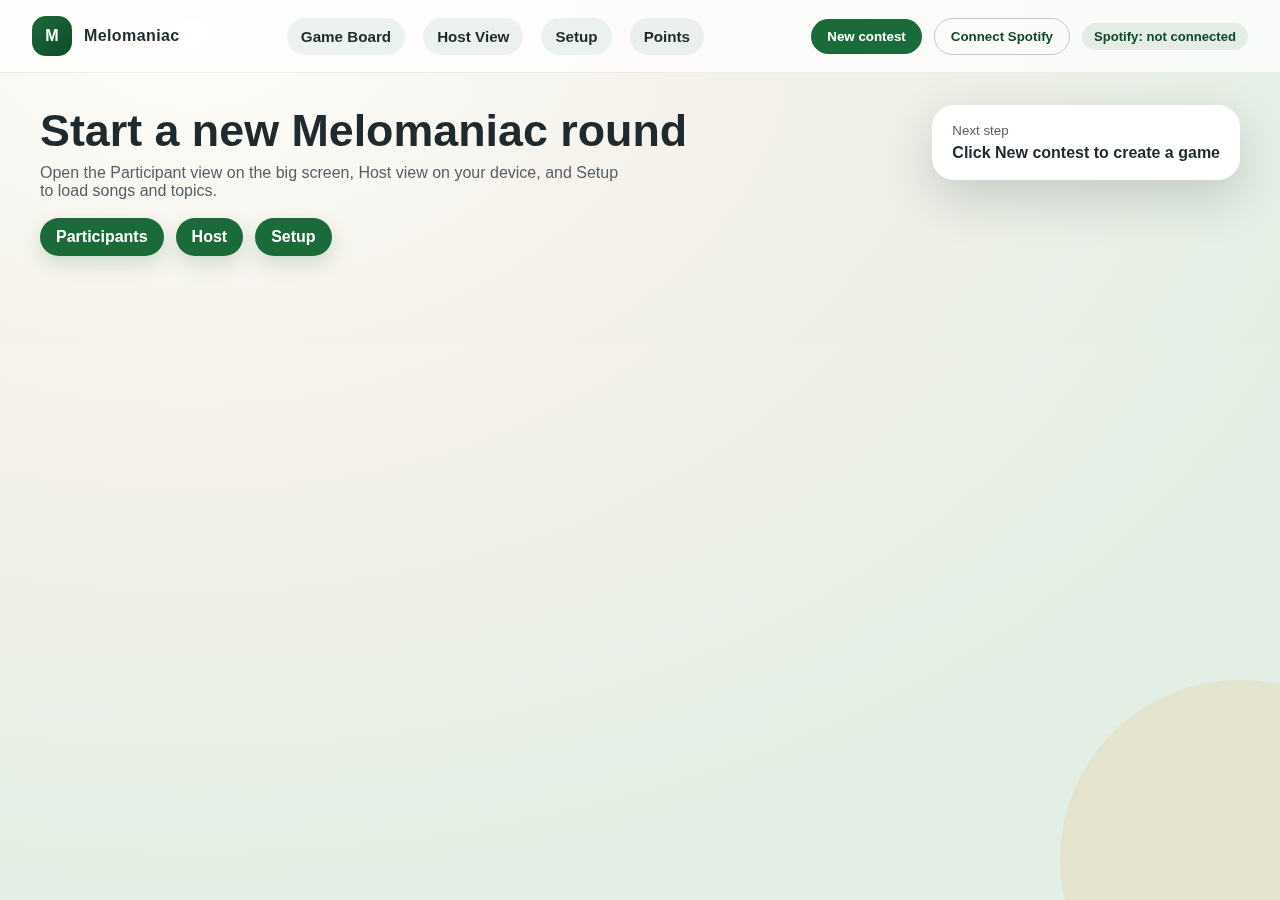
<file: index.html>
<!doctype html>
<html lang="en">
  <head>
    <meta charset="utf-8" />
    <meta name="viewport" content="width=device-width, initial-scale=1" />
    <title>Melomaniac | Launch</title>
    <link rel="stylesheet" href="styles.css" />
  </head>
  <body data-view="participant">
    <header>
      <nav class="nav">
        <div class="brand">
          <div class="brand-badge">M</div>
          <span>Melomaniac</span>
        </div>
        <div class="nav-links">
          <a href="participant.html">Game Board</a>
          <a href="host.html">Host View</a>
          <a href="setup.html">Setup</a>
          <a href="points.html">Points</a>
        </div>
        <div class="nav-actions">
          <button id="new-contest">New contest</button>
          <button id="spotify-connect" class="ghost">Connect Spotify</button>
          <span id="spotify-status" class="pill">Spotify: not connected</span>
        </div>
      </nav>
    </header>

    <main>
      <section class="hero">
        <div>
          <h1>Start a new Melomaniac round</h1>
          <p>
            Open the Participant view on the big screen, Host view on your device,
            and Setup to load songs and topics.
          </p>
          <div style="margin-top: 18px; display: flex; gap: 12px; flex-wrap: wrap;">
            <a class="button" href="participant.html">Participants</a>
            <a class="button" href="host.html">Host</a>
            <a class="button" href="setup.html">Setup</a>
          </div>
        </div>
        <div class="status-card">
          <small>Next step</small>
          <strong>Click New contest to create a game</strong>
        </div>
      </section>
    </main>

    <script src="spotify.js"></script>
    <script>
      document.querySelector("#new-contest").onclick = () => {
        const id = `mc_${Date.now().toString(36)}`;
        localStorage.setItem("melomaniac:lastContest", id);
        window.location.href = `setup.html?contest=${id}`;
      };
      const spotifyConnect = document.querySelector("#spotify-connect");
      const spotifyStatus = document.querySelector("#spotify-status");
      if (spotifyConnect && spotifyStatus && window.MelomaniacSpotify) {
        spotifyConnect.onclick = () => window.MelomaniacSpotify.startAuth();
        window.MelomaniacSpotify.getAccessToken().then((token) => {
          spotifyStatus.textContent = token ? "Spotify: connected" : "Spotify: not connected";
        });
      }
    </script>
  </body>
</html>
</file>
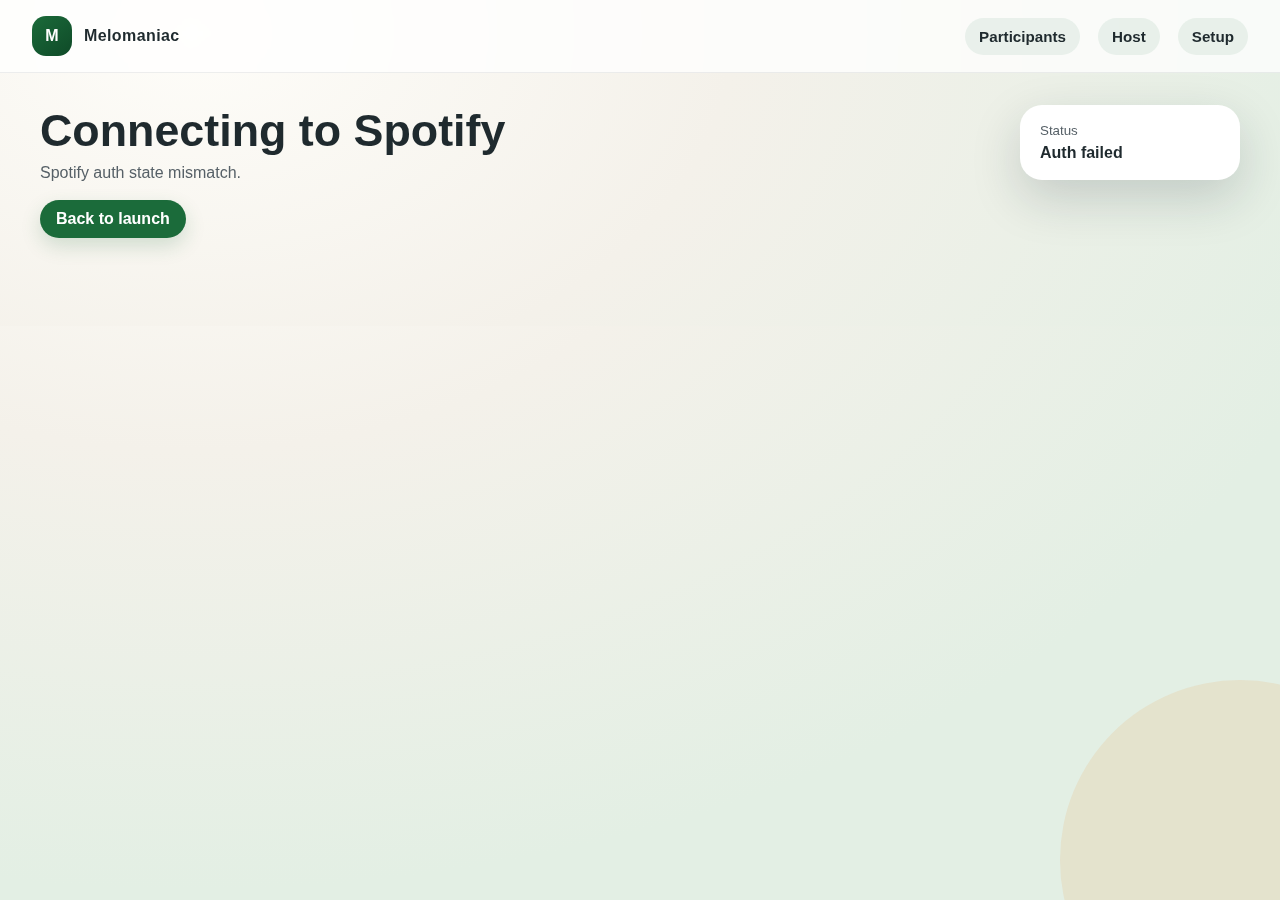
<file: auth.html>
<!doctype html>
<html lang="en">
  <head>
    <meta charset="utf-8" />
    <meta name="viewport" content="width=device-width, initial-scale=1" />
    <title>Melomaniac | Spotify Auth</title>
    <link rel="stylesheet" href="styles.css" />
  </head>
  <body data-view="auth">
    <header>
      <nav class="nav">
        <div class="brand">
          <div class="brand-badge">M</div>
          <span>Melomaniac</span>
        </div>
        <div class="nav-links">
          <a href="participant.html">Participants</a>
          <a href="host.html">Host</a>
          <a href="setup.html">Setup</a>
        </div>
      </nav>
    </header>

    <main>
      <section class="hero">
        <div>
          <h1>Connecting to Spotify</h1>
          <p id="auth-message" class="muted">
            We are finishing the secure login. This will only take a moment.
          </p>
          <div style="margin-top: 18px;">
            <a class="button" href="index.html">Back to launch</a>
          </div>
        </div>
        <div class="status-card">
          <small>Status</small>
          <strong id="auth-status">Working...</strong>
        </div>
      </section>
    </main>

    <script src="spotify.js"></script>
    <script>
      const status = document.querySelector("#auth-status");
      const message = document.querySelector("#auth-message");

      async function finishAuth() {
        try {
          const result = await window.MelomaniacSpotify.finishAuth();
          status.textContent = "Connected!";
          message.textContent = "Spotify access granted. Redirecting you back.";
          const redirectTo = result?.redirectTo || "host.html";
          setTimeout(() => {
            window.location.href = redirectTo;
          }, 600);
        } catch (err) {
          status.textContent = "Auth failed";
          message.textContent = err?.message || "Could not complete Spotify login.";
        }
      }

      finishAuth();
    </script>
  </body>
</html>
</file>
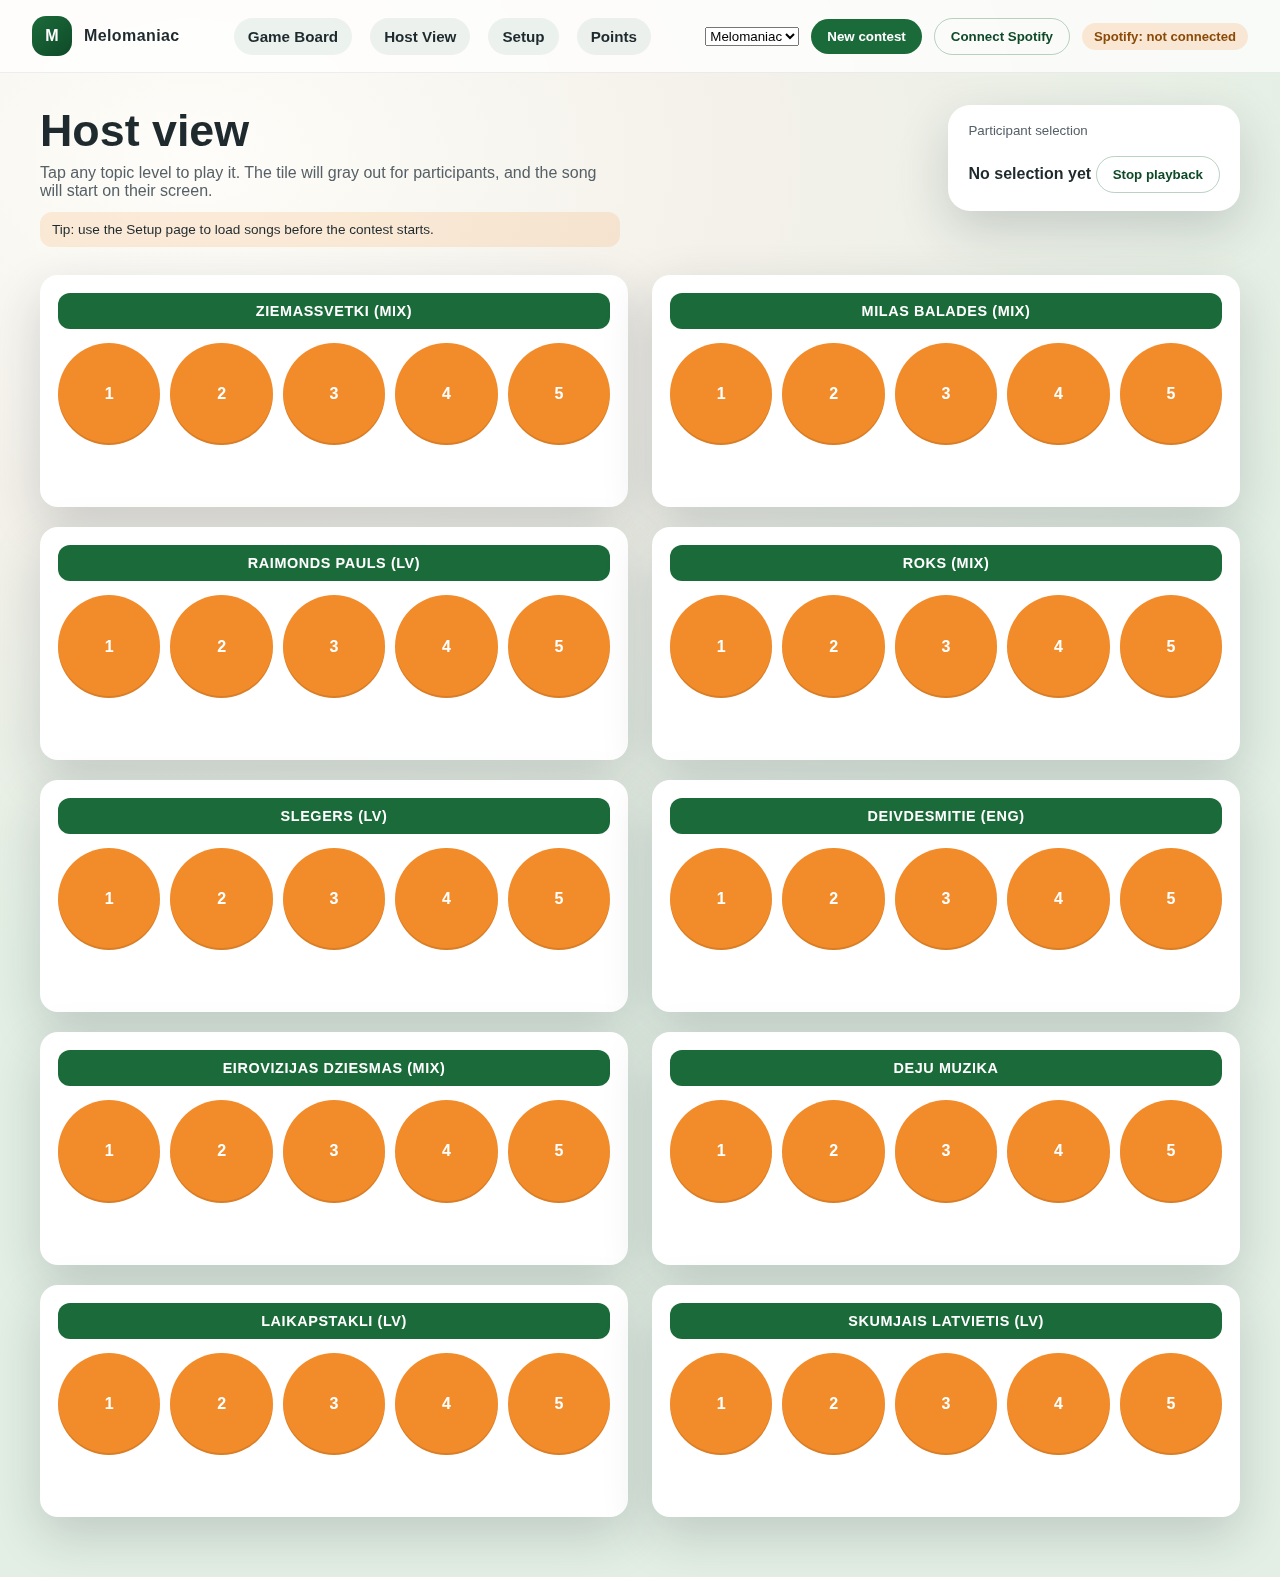
<file: host.html>
<!doctype html>
<html lang="en">
  <head>
    <meta charset="utf-8" />
    <meta name="viewport" content="width=device-width, initial-scale=1" />
    <title>Melomaniac | Host View</title>
    <link rel="stylesheet" href="styles.css" />
  </head>
  <body data-view="host">
    <header>
      <nav class="nav">
        <div class="brand">
          <div class="brand-badge">M</div>
          <span>Melomaniac</span>
        </div>
        <div class="nav-links">
          <a data-nav="participant">Game Board</a>
          <a data-nav="host">Host View</a>
          <a data-nav="setup">Setup</a>
          <a data-nav="points">Points</a>
        </div>
        <div class="nav-actions">
          <select id="contest-select"></select>
          <button id="new-contest">New contest</button>
          <button id="spotify-connect" class="ghost">Connect Spotify</button>
          <span id="spotify-status" class="pill">Spotify: not connected</span>
        </div>
      </nav>
    </header>

    <main>
      <section class="hero">
        <div>
          <h1>Host view</h1>
          <p>
            Tap any topic level to play it. The tile will gray out for participants,
            and the song will start on their screen.
          </p>
          <div class="alert" style="margin-top: 12px;">
            Tip: use the Setup page to load songs before the contest starts.
          </div>
        </div>
        <div class="status-card">
          <small>Participant selection</small>
          <strong id="host-status">No selection yet</strong>
          <button id="stop-play" class="ghost" style="margin-top: 12px;">Stop playback</button>
        </div>
      </section>

      <section id="board" class="board"></section>

      <audio id="host-audio" preload="auto"></audio>
    </main>

    <script src="spotify.js"></script>
    <script src="app.js"></script>
  </body>
</html>
</file>
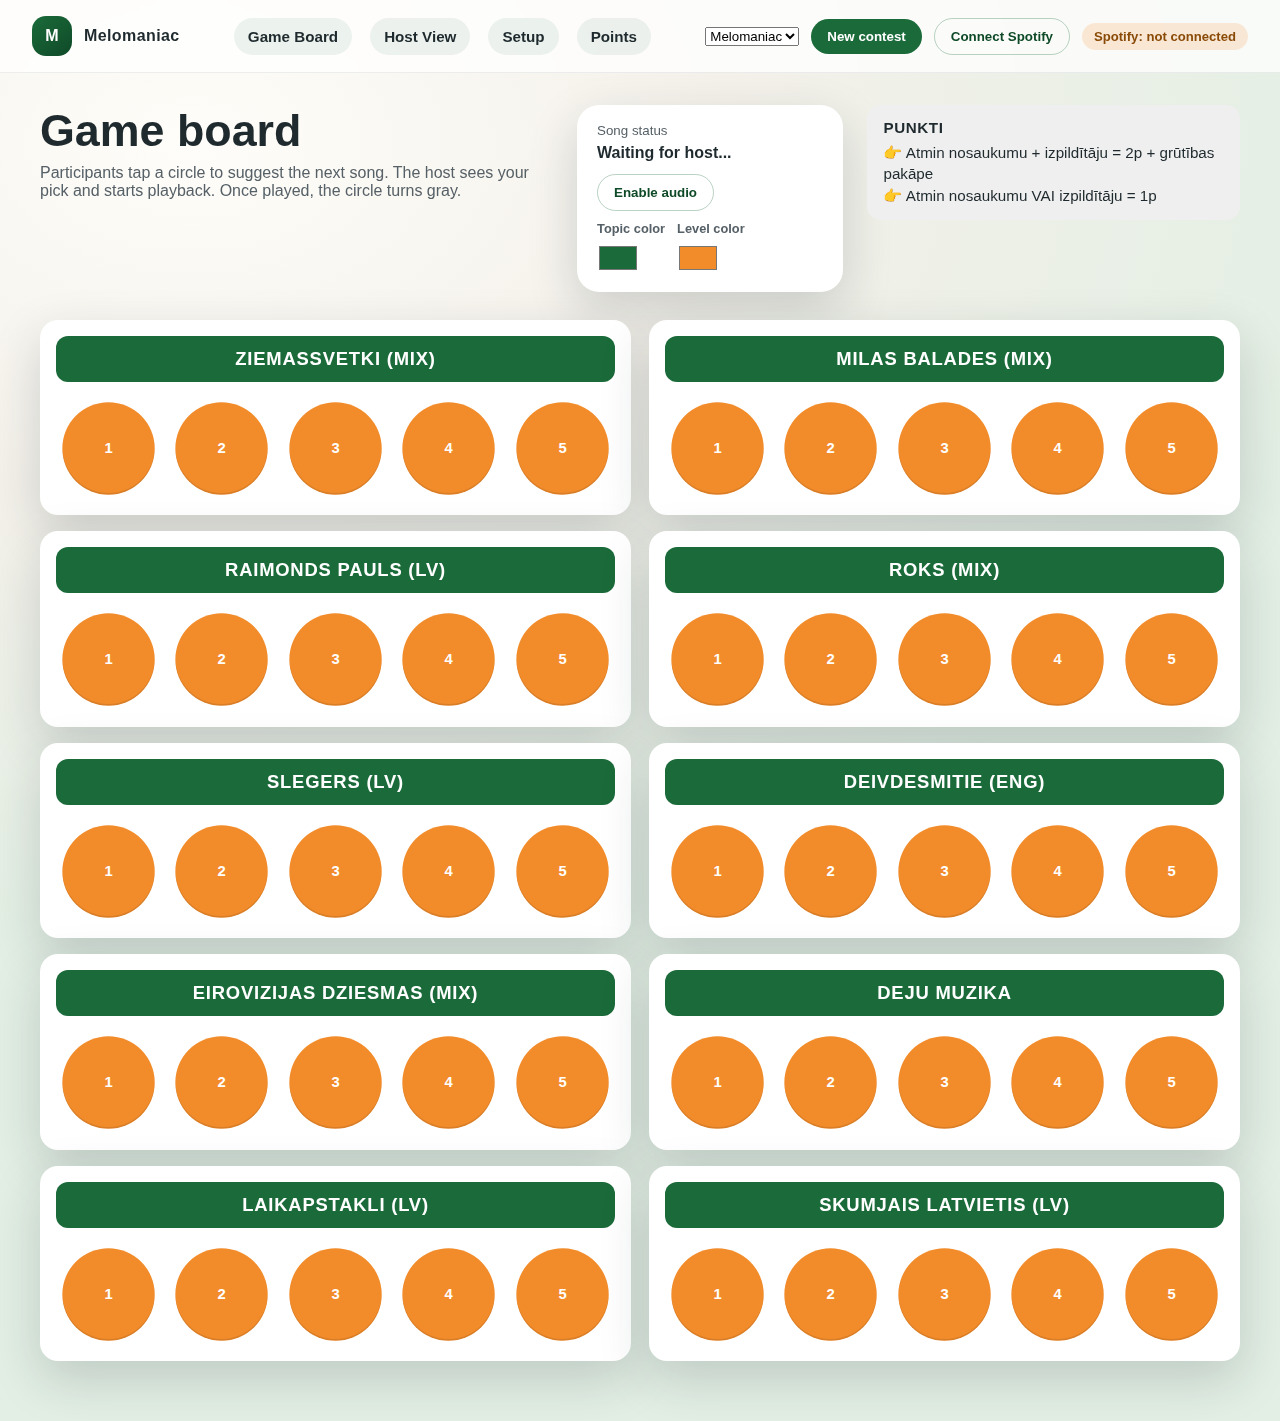
<file: participant.html>
<!doctype html>
<html lang="en">
  <head>
    <meta charset="utf-8" />
    <meta name="viewport" content="width=device-width, initial-scale=1" />
    <title>Melomaniac | Game Board</title>
    <link rel="stylesheet" href="styles.css" />
  </head>
  <body data-view="participant">
    <header>
      <nav class="nav">
        <div class="brand">
          <div class="brand-badge">M</div>
          <span>Melomaniac</span>
        </div>
        <div class="nav-links">
          <a data-nav="participant">Game Board</a>
          <a data-nav="host">Host View</a>
          <a data-nav="setup">Setup</a>
          <a data-nav="points">Points</a>
        </div>
        <div class="nav-actions">
          <select id="contest-select"></select>
          <button id="new-contest">New contest</button>
          <button id="spotify-connect" class="ghost">Connect Spotify</button>
          <span id="spotify-status" class="pill">Spotify: not connected</span>
        </div>
      </nav>
    </header>

    <main>
      <section class="hero">
        <div>
          <h1>Game board</h1>
          <p>
            Participants tap a circle to suggest the next song. The host sees your
            pick and starts playback. Once played, the circle turns gray.
          </p>
        </div>
        <div class="status-card">
          <small>Song status</small>
          <strong id="now-playing">Waiting for host...</strong>
          <button id="unlock-audio" class="ghost" style="margin-top: 12px;">Enable audio</button>
          <div class="color-controls">
            <label>
              Topic color
              <input id="topic-color" type="color" value="#1b6b3a" />
            </label>
            <label>
              Level color
              <input id="level-color" type="color" value="#f28c2b" />
            </label>
          </div>
        </div>
        <div class="rules-card">
          <h3>Punkti</h3>
          <p>👉 Atmin nosaukumu + izpildītāju = 2p + grūtības pakāpe</p>
          <p>👉 Atmin nosaukumu VAI izpildītāju = 1p</p>
        </div>
      </section>

      <section id="board" class="board"></section>

      <audio id="participant-audio" preload="auto"></audio>
    </main>

    <script src="spotify.js"></script>
    <script src="app.js"></script>
  </body>
</html>
</file>
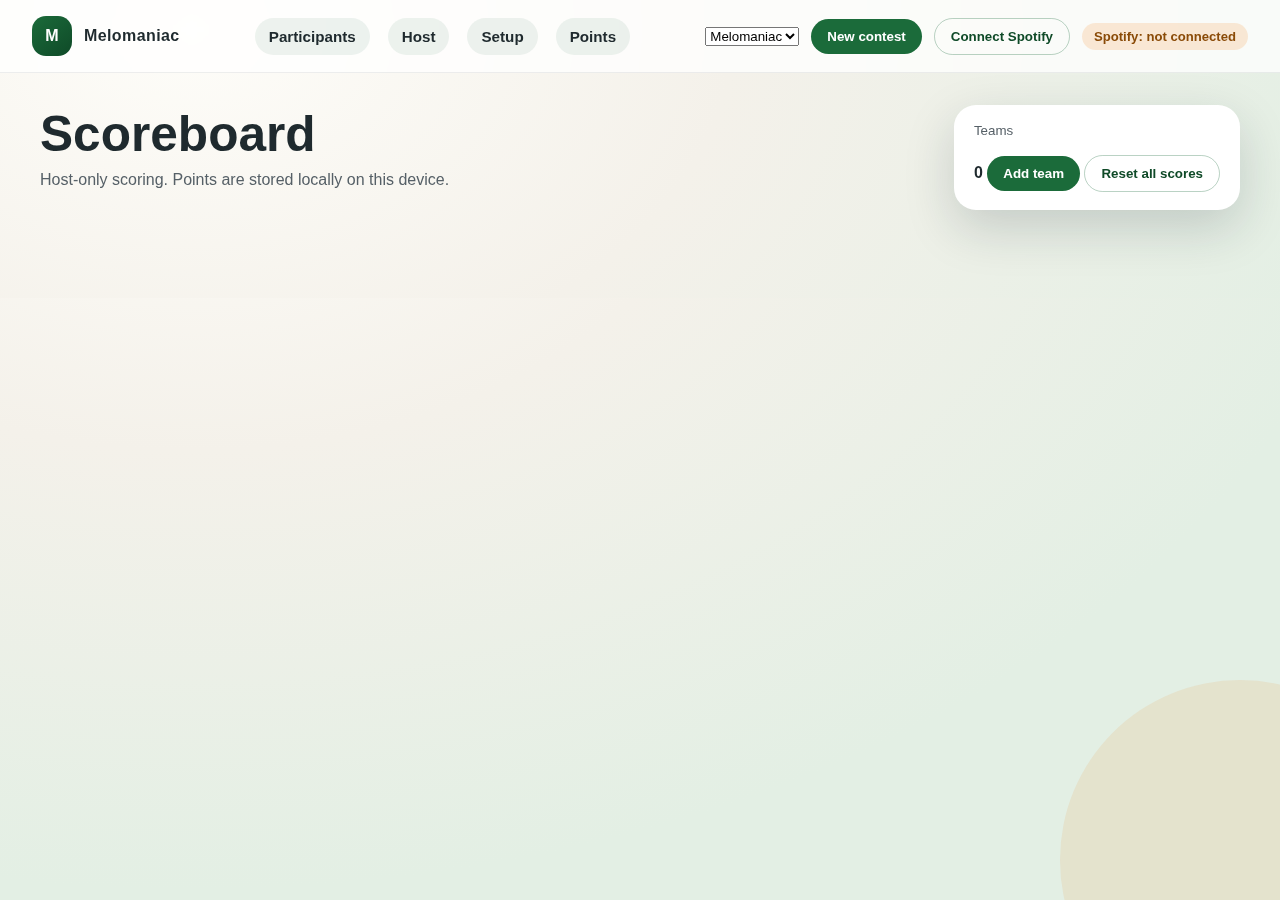
<file: points.html>
<!doctype html>
<html lang="en">
  <head>
    <meta charset="utf-8" />
    <meta name="viewport" content="width=device-width, initial-scale=1" />
    <title>Melomaniac | Points</title>
    <link rel="stylesheet" href="styles.css" />
  </head>
  <body data-view="points">
    <header>
      <nav class="nav">
        <div class="brand">
          <div class="brand-badge">M</div>
          <span>Melomaniac</span>
        </div>
        <div class="nav-links">
          <a data-nav="participant">Participants</a>
          <a data-nav="host">Host</a>
          <a data-nav="setup">Setup</a>
          <a data-nav="points">Points</a>
        </div>
        <div class="nav-actions">
          <select id="contest-select"></select>
          <button id="new-contest">New contest</button>
          <button id="spotify-connect" class="ghost">Connect Spotify</button>
          <span id="spotify-status" class="pill">Spotify: not connected</span>
        </div>
      </nav>
    </header>

    <main>
      <section class="hero">
        <div>
          <h1>Scoreboard</h1>
          <p>Host-only scoring. Points are stored locally on this device.</p>
        </div>
        <div class="status-card">
          <small>Teams</small>
          <strong id="team-count">0</strong>
          <button id="add-team" style="margin-top: 12px;">Add team</button>
          <button id="reset-scores" class="ghost" style="margin-top: 8px;">Reset all scores</button>
        </div>
      </section>

      <section id="score-list" class="score-list"></section>
    </main>

    <script src="spotify.js"></script>
    <script src="app.js"></script>
  </body>
</html>
</file>
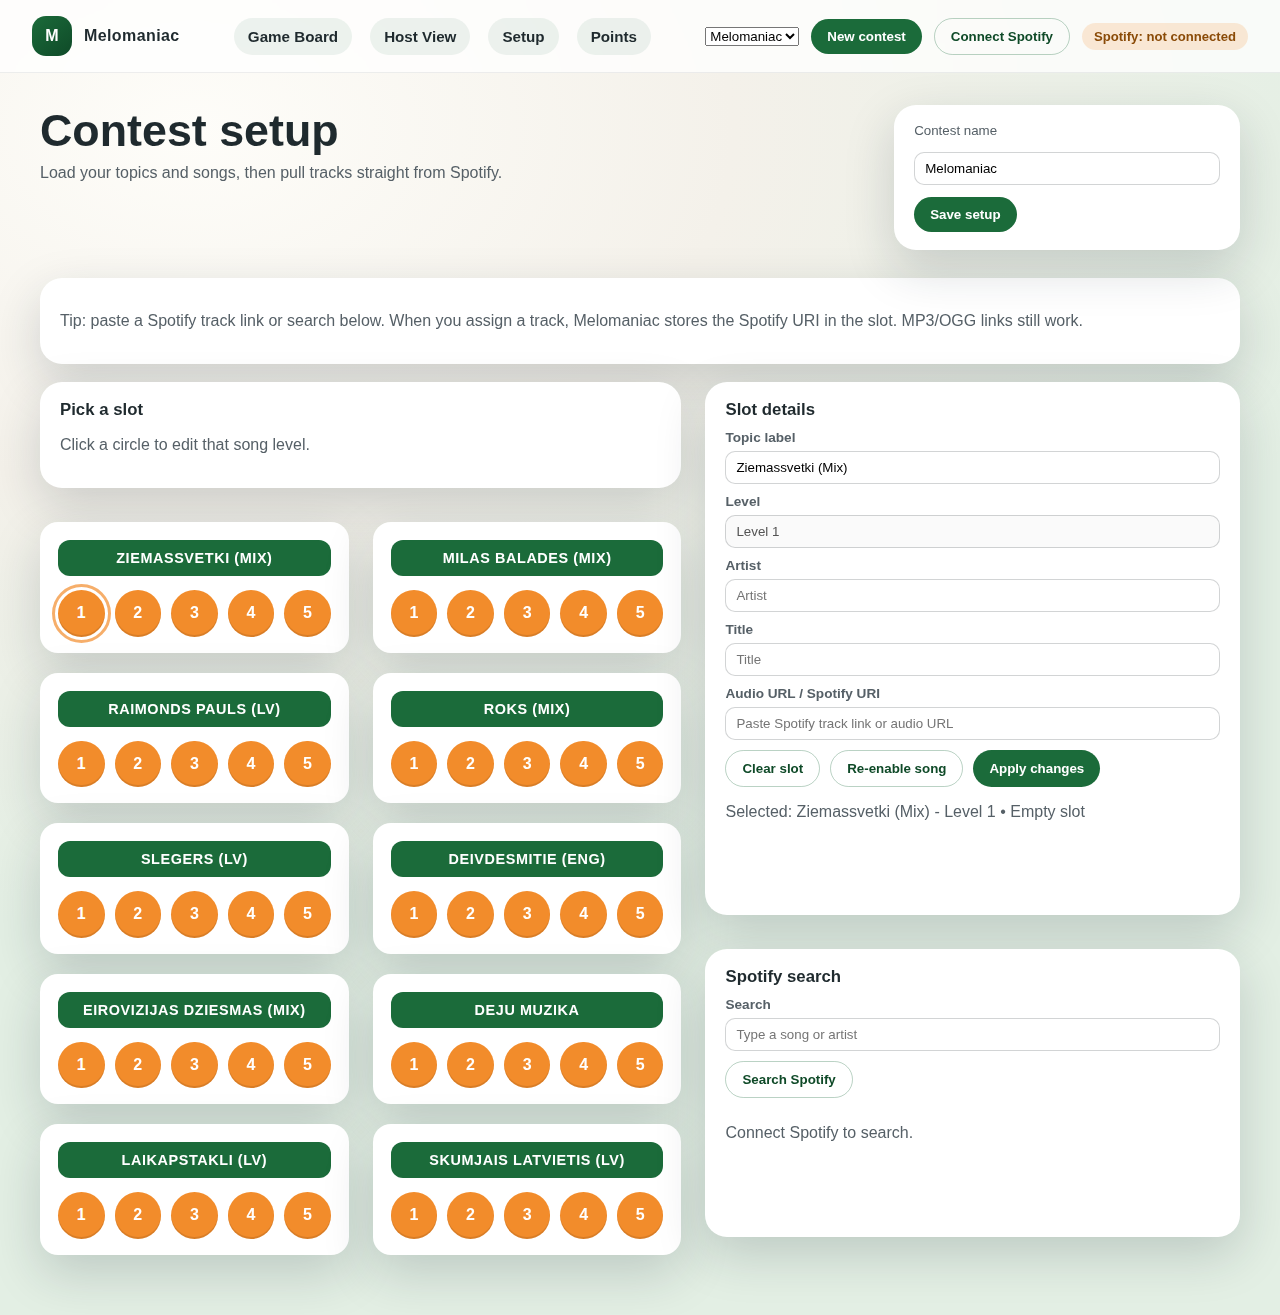
<file: setup.html>
<!doctype html>
<html lang="en">
  <head>
    <meta charset="utf-8" />
    <meta name="viewport" content="width=device-width, initial-scale=1" />
    <title>Melomaniac | Setup</title>
    <link rel="stylesheet" href="styles.css" />
  </head>
  <body data-view="setup">
    <header>
      <nav class="nav">
        <div class="brand">
          <div class="brand-badge">M</div>
          <span>Melomaniac</span>
        </div>
        <div class="nav-links">
          <a data-nav="participant">Game Board</a>
          <a data-nav="host">Host View</a>
          <a data-nav="setup">Setup</a>
          <a data-nav="points">Points</a>
        </div>
        <div class="nav-actions">
          <select id="contest-select"></select>
          <button id="new-contest">New contest</button>
          <button id="spotify-connect" class="ghost">Connect Spotify</button>
          <span id="spotify-status" class="pill">Spotify: not connected</span>
        </div>
      </nav>
    </header>

    <main>
      <section class="hero">
        <div>
          <h1>Contest setup</h1>
          <p>
            Load your topics and songs, then pull tracks straight from Spotify.
          </p>
        </div>
        <div class="status-card">
          <small>Contest name</small>
          <input id="contest-name" type="text" placeholder="Contest name" style="margin-top: 8px; width: 100%; padding: 8px 10px; border-radius: 10px; border: 1px solid rgba(31, 42, 46, 0.2);" />
          <button id="save-setup" style="margin-top: 12px;">Save setup</button>
        </div>
      </section>

      <section class="panel">
        <p class="muted">
          Tip: paste a Spotify track link or search below. When you assign a track,
          Melomaniac stores the Spotify URI in the slot. MP3/OGG links still work.
        </p>
      </section>

      <section class="setup-layout">
        <div class="setup-side">
          <div class="panel">
            <h3 class="panel-title">Pick a slot</h3>
            <p class="muted">Click a circle to edit that song level.</p>
          </div>
          <section id="setup-board" class="board"></section>
        </div>
        <div class="setup-side">
          <div class="panel setup-editor">
            <h3 class="panel-title">Slot details</h3>
            <div class="field-row">
              <label>Topic label</label>
              <input id="topic-label" type="text" placeholder="Topic label" />
            </div>
            <div class="field-row">
              <label>Level</label>
              <input id="level-number" type="text" disabled />
            </div>
            <div class="field-row">
              <label>Artist</label>
              <input id="song-artist" type="text" placeholder="Artist" />
            </div>
            <div class="field-row">
              <label>Title</label>
              <input id="song-title" type="text" placeholder="Title" />
            </div>
            <div class="field-row">
              <label>Audio URL / Spotify URI</label>
              <input id="song-url" type="text" placeholder="Paste Spotify track link or audio URL" />
            </div>
            <div class="field-actions">
              <button id="clear-slot" class="ghost">Clear slot</button>
              <button id="reset-used" class="ghost">Re-enable song</button>
              <button id="apply-slot">Apply changes</button>
            </div>
          <p id="slot-preview" class="muted">Select a slot to edit.</p>
        </div>

          <div class="panel setup-search">
            <h3 class="panel-title">Spotify search</h3>
            <div class="field-row">
              <label>Search</label>
              <input id="spotify-query" type="text" placeholder="Type a song or artist" />
            </div>
            <div class="field-actions">
              <button id="spotify-search" class="ghost">Search Spotify</button>
            </div>
            <div id="spotify-results" class="search-results"></div>
            <p id="spotify-hint" class="muted">Connect Spotify to search.</p>
          </div>
        </div>
      </section>
    </main>

    <script src="spotify.js"></script>
    <script src="app.js"></script>
  </body>
</html>
</file>
<file: styles.css>
:root {
  --bg: #f4f1ea;
  --bg-accent: #e8f3e5;
  --ink: #1f2a2e;
  --muted: #566067;
  --brand: #1b6b3a;
  --brand-dark: #0f4a28;
  --accent: #f28c2b;
  --accent-dark: #d16f12;
  --topic-color: var(--brand);
  --topic-color-dark: var(--brand-dark);
  --level-color: var(--accent);
  --level-color-dark: var(--accent-dark);
  --card: #ffffff;
  --gray: #c9c9c9;
  --shadow: 0 18px 50px rgba(24, 40, 52, 0.18);
  --radius: 22px;
}

* {
  box-sizing: border-box;
}

html, body {
  margin: 0;
  padding: 0;
  font-family: "Space Grotesk", "Sora", "Manrope", sans-serif;
  color: var(--ink);
  background: radial-gradient(1200px 800px at 15% 10%, #fefdf9 0%, var(--bg) 45%, #e3efe4 100%);
  min-height: 100%;
}

body::before,
body::after {
  content: "";
  position: fixed;
  width: 360px;
  height: 360px;
  border-radius: 50%;
  background: rgba(27, 107, 58, 0.08);
  z-index: -1;
}

body::before {
  top: -120px;
  left: -120px;
}

body::after {
  bottom: -140px;
  right: -140px;
  background: rgba(242, 140, 43, 0.12);
}

a {
  color: inherit;
  text-decoration: none;
}

header {
  position: sticky;
  top: 0;
  z-index: 10;
  backdrop-filter: blur(10px);
  background: rgba(255, 255, 255, 0.75);
  border-bottom: 1px solid rgba(31, 42, 46, 0.08);
}

.nav {
  display: flex;
  align-items: center;
  justify-content: space-between;
  padding: 16px 32px;
  gap: 16px;
}

.brand {
  display: flex;
  align-items: center;
  gap: 12px;
  font-weight: 700;
  letter-spacing: 0.4px;
}

.brand-badge {
  width: 40px;
  height: 40px;
  border-radius: 14px;
  background: linear-gradient(140deg, var(--brand) 0%, var(--brand-dark) 100%);
  color: #fff;
  display: grid;
  place-items: center;
  font-weight: 700;
}

.nav-links {
  display: flex;
  gap: 18px;
  font-weight: 600;
  font-size: 0.95rem;
}

.nav-links a {
  padding: 10px 14px;
  border-radius: 999px;
  background: rgba(27, 107, 58, 0.08);
  transition: all 0.2s ease;
}

.nav-links a:hover {
  background: rgba(27, 107, 58, 0.16);
}

.nav-actions {
  display: flex;
  align-items: center;
  gap: 12px;
  flex-wrap: wrap;
}

select,
input,
button,
textarea {
  font-family: inherit;
}

button {
  border: none;
  background: var(--brand);
  color: #fff;
  padding: 10px 16px;
  border-radius: 999px;
  font-weight: 600;
  cursor: pointer;
  transition: transform 0.2s ease, box-shadow 0.2s ease, background 0.2s ease;
}

button:hover {
  transform: translateY(-1px);
  box-shadow: 0 8px 20px rgba(27, 107, 58, 0.2);
  background: var(--brand-dark);
}

button.ghost {
  background: transparent;
  color: var(--brand-dark);
  border: 1px solid rgba(27, 107, 58, 0.3);
  box-shadow: none;
}

button.ghost:hover {
  background: rgba(27, 107, 58, 0.08);
}

main {
  padding: 32px 40px 60px;
}

.hero {
  display: flex;
  align-items: flex-start;
  justify-content: space-between;
  gap: 24px;
  margin-bottom: 28px;
}

.hero h1 {
  margin: 0 0 8px;
  font-size: clamp(1.8rem, 2vw + 1.4rem, 2.8rem);
}

.hero p {
  margin: 0;
  color: var(--muted);
  max-width: 580px;
}

.status-card {
  background: var(--card);
  border-radius: var(--radius);
  padding: 18px 20px;
  min-width: 220px;
  box-shadow: var(--shadow);
}

.status-card small {
  display: block;
  color: var(--muted);
  margin-bottom: 6px;
}

.board {
  display: grid;
  grid-template-columns: repeat(2, minmax(0, 1fr));
  gap: 20px 24px;
}

.topic-card {
  background: var(--card);
  border-radius: 18px;
  padding: 18px 18px 16px;
  box-shadow: var(--shadow);
  display: grid;
  gap: 14px;
  animation: floatIn 0.4s ease both;
}

.topic-title {
  background: var(--topic-color);
  color: #fff;
  border-radius: 12px;
  padding: 10px 14px;
  font-weight: 600;
  text-align: center;
  text-transform: uppercase;
  letter-spacing: 0.6px;
  font-size: 0.9rem;
}

.levels {
  display: grid;
  grid-template-columns: repeat(5, 1fr);
  gap: 10px;
}

.level {
  width: 100%;
  aspect-ratio: 1 / 1;
  border-radius: 999px;
  background: var(--level-color);
  color: #fff;
  font-weight: 700;
  display: grid;
  place-items: center;
  cursor: pointer;
  box-shadow: inset 0 -2px 0 rgba(0, 0, 0, 0.1);
  transition: transform 0.2s ease, background 0.2s ease, opacity 0.2s ease;
  position: relative;
}

body[data-view="participant"] .topic-title {
  font-size: 1.15rem;
  padding: 12px 16px;
  letter-spacing: 0.8px;
}

body[data-view="participant"] .levels {
  gap: 8px;
}

body[data-view="participant"] .level {
  font-size: 1.05rem;
  transform: scale(0.88);
}

body[data-view="participant"] .topic-card {
  padding: 16px 16px 14px;
}

body[data-view="participant"] .board {
  gap: 16px 18px;
}

.rules-card {
  background: #efefef;
  border-radius: 14px;
  padding: 14px 16px;
  box-shadow: none;
}

.rules-card h3 {
  margin: 0 0 6px;
  font-size: 0.95rem;
  text-transform: uppercase;
  letter-spacing: 0.6px;
}

.rules-card p {
  margin: 0;
  color: var(--ink);
  font-size: 0.95rem;
  line-height: 1.4;
}

.color-controls {
  display: flex;
  gap: 12px;
  flex-wrap: wrap;
  margin-top: 10px;
}

.color-controls label {
  display: grid;
  gap: 6px;
  font-size: 0.8rem;
  color: var(--muted);
  font-weight: 600;
}

.color-controls input[type="color"] {
  width: 42px;
  height: 32px;
  border: none;
  padding: 0;
  background: transparent;
}

.level:hover {
  transform: translateY(-2px) scale(1.03);
  background: var(--level-color-dark);
}

.level.used {
  background: #bdbdbd;
  opacity: 0.6;
  cursor: not-allowed;
  transform: none;
}

.level.selected {
  outline: 3px solid rgba(27, 107, 58, 0.45);
  outline-offset: 3px;
}

.level.filled::after {
  content: "";
  position: absolute;
  bottom: 6px;
  right: 6px;
  width: 10px;
  height: 10px;
  border-radius: 999px;
  background: #ffffff;
  box-shadow: 0 0 0 2px rgba(27, 107, 58, 0.6);
}

.setup-selected {
  outline: 3px solid rgba(242, 140, 43, 0.7);
  outline-offset: 3px;
}

.level small {
  display: block;
  font-size: 0.55rem;
  font-weight: 500;
  opacity: 0.85;
}

.host-detail {
  font-size: 0.75rem;
  color: var(--muted);
  text-align: center;
  min-height: 32px;
}

.panel {
  background: var(--card);
  border-radius: var(--radius);
  padding: 18px 20px;
  box-shadow: var(--shadow);
  margin-bottom: 18px;
}

.panel-title {
  margin: 0 0 10px;
  font-size: 1.05rem;
}

.form-grid {
  display: grid;
  grid-template-columns: minmax(220px, 1fr) 2fr;
  gap: 16px;
}

.topic-edit {
  border: 1px solid rgba(31, 42, 46, 0.08);
  border-radius: 16px;
  padding: 16px;
  display: grid;
  gap: 12px;
}

.song-row {
  display: grid;
  grid-template-columns: 60px 1fr 1fr 1fr;
  gap: 8px;
  align-items: center;
}

.song-row input[type="text"],
.song-row input[type="url"] {
  width: 100%;
  border-radius: 10px;
  border: 1px solid rgba(31, 42, 46, 0.2);
  padding: 8px 10px;
}

.song-row input[type="file"] {
  font-size: 0.8rem;
}

.muted {
  color: var(--muted);
}

.alert {
  background: rgba(242, 140, 43, 0.15);
  border-radius: 12px;
  padding: 10px 12px;
  font-size: 0.85rem;
}

.setup-layout {
  display: grid;
  grid-template-columns: minmax(280px, 1.2fr) minmax(320px, 1fr);
  gap: 24px;
}

.setup-side {
  display: grid;
  gap: 16px;
}

.setup-editor input,
.setup-search input {
  width: 100%;
  border-radius: 10px;
  border: 1px solid rgba(31, 42, 46, 0.2);
  padding: 8px 10px;
}

.field-row {
  display: grid;
  gap: 6px;
  margin-bottom: 10px;
}

.field-row label {
  font-size: 0.85rem;
  color: var(--muted);
  font-weight: 600;
}

.field-actions {
  display: flex;
  gap: 10px;
  flex-wrap: wrap;
}

.search-results {
  display: grid;
  gap: 10px;
  margin-top: 10px;
  max-height: 360px;
  overflow-y: auto;
}

.track-row {
  display: grid;
  grid-template-columns: 48px 1fr auto;
  gap: 12px;
  align-items: center;
  padding: 10px 12px;
  border-radius: 14px;
  background: rgba(27, 107, 58, 0.08);
}

.track-row img {
  width: 48px;
  height: 48px;
  border-radius: 10px;
  object-fit: cover;
}

.track-meta {
  display: grid;
  gap: 2px;
}

.track-meta strong {
  font-size: 0.95rem;
}

.track-meta span {
  font-size: 0.8rem;
  color: var(--muted);
}

.score-list {
  display: grid;
  gap: 16px;
}

.score-card {
  background: var(--card);
  border-radius: var(--radius);
  box-shadow: var(--shadow);
  padding: 16px 18px;
  display: grid;
  gap: 12px;
}

.score-row {
  display: grid;
  grid-template-columns: 1fr auto;
  gap: 16px;
  align-items: center;
}

.score-row input[type="text"] {
  width: 100%;
  border-radius: 10px;
  border: 1px solid rgba(31, 42, 46, 0.2);
  padding: 12px 14px;
  font-weight: 700;
  font-size: 1.25rem;
  letter-spacing: 0.2px;
}

.score-value {
  font-size: 2.6rem;
  font-weight: 700;
}

.score-actions {
  display: flex;
  gap: 8px;
  flex-wrap: wrap;
}

.score-actions button {
  min-width: 70px;
}

body[data-view="points"] .hero h1 {
  font-size: clamp(2rem, 2vw + 1.6rem, 3.1rem);
}

body[data-view="points"] .score-card {
  padding: 20px 22px;
}

body[data-view="points"] .score-value {
  font-size: clamp(2.2rem, 2vw + 1.4rem, 3.4rem);
}

.pill {
  display: inline-flex;
  align-items: center;
  gap: 6px;
  padding: 6px 12px;
  border-radius: 999px;
  background: rgba(27, 107, 58, 0.1);
  color: var(--brand-dark);
  font-size: 0.82rem;
  font-weight: 600;
}

.pill.warn {
  background: rgba(242, 140, 43, 0.18);
  color: #8a4b08;
}

.pill.ok {
  background: rgba(27, 107, 58, 0.18);
  color: var(--brand-dark);
}

@keyframes floatIn {
  from {
    opacity: 0;
    transform: translateY(8px);
  }
  to {
    opacity: 1;
    transform: translateY(0);
  }
}

@media (max-width: 900px) {
  .nav {
    flex-direction: column;
    align-items: flex-start;
  }

  .hero {
    flex-direction: column;
  }

  .board {
    grid-template-columns: 1fr;
  }

  .form-grid {
    grid-template-columns: 1fr;
  }

  .song-row {
    grid-template-columns: 1fr;
  }

  .setup-layout {
    grid-template-columns: 1fr;
  }
}

.button {
  display: inline-flex;
  align-items: center;
  justify-content: center;
  padding: 10px 16px;
  border-radius: 999px;
  background: var(--brand);
  color: #fff;
  font-weight: 600;
  box-shadow: 0 8px 20px rgba(27, 107, 58, 0.18);
}

.button:hover {
  background: var(--brand-dark);
}
</file>
